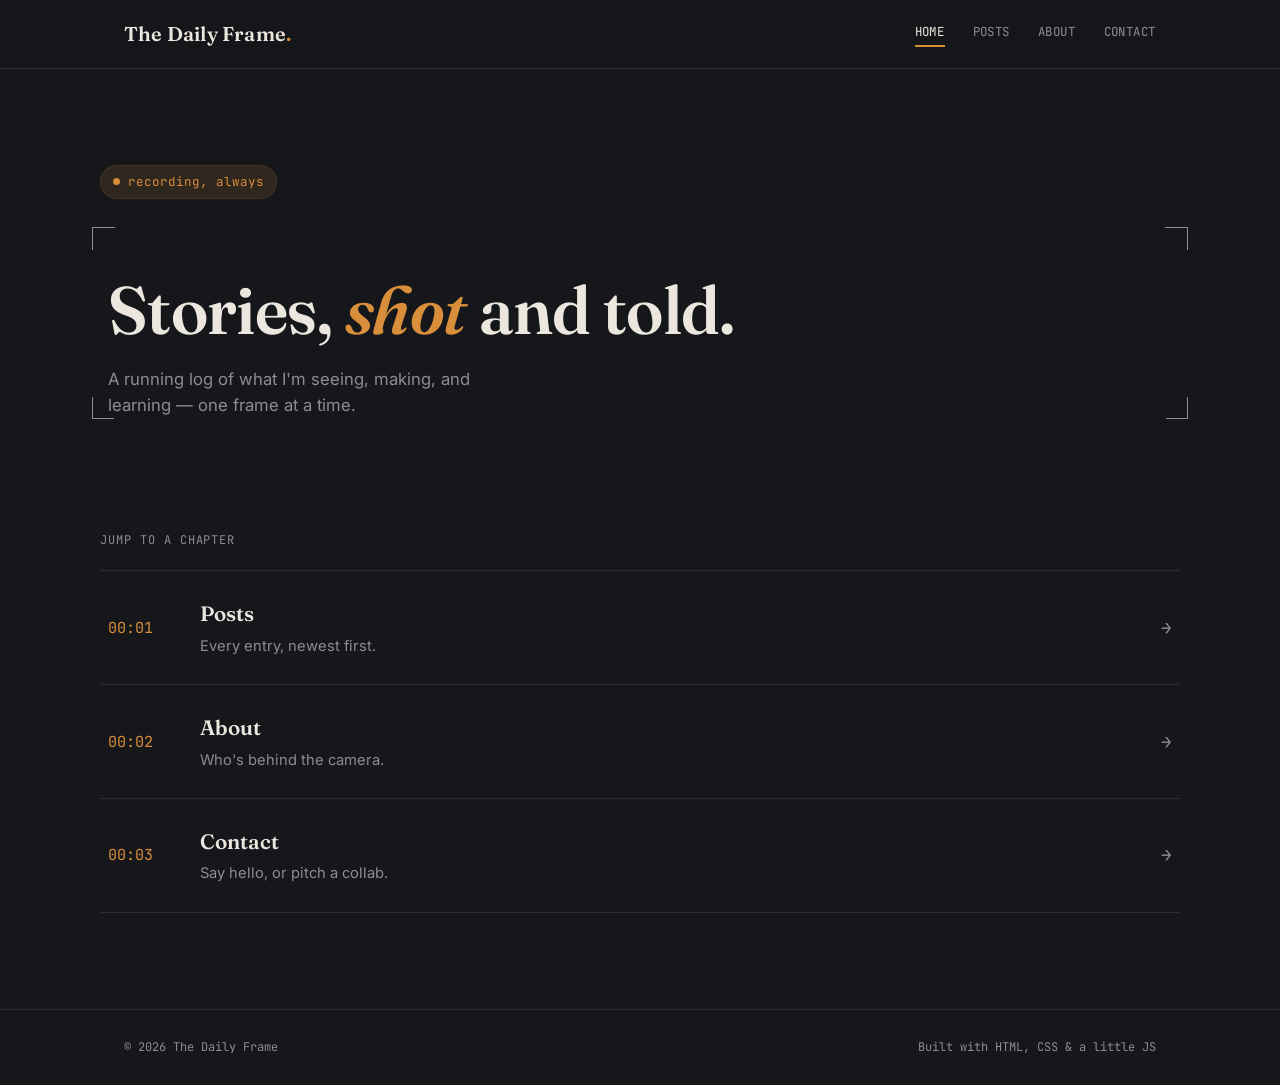
<file: index.html>
<!DOCTYPE html>
<html lang="en">
<head>
  <meta charset="UTF-8" />
  <meta name="viewport" content="width=device-width, initial-scale=1.0" />
  <title>The Daily Frame — Home</title>
  <link rel="preconnect" href="https://fonts.googleapis.com" />
  <link href="https://fonts.googleapis.com/css2?family=Fraunces:ital,wght@0,500;0,600;1,500&family=Inter:wght@400;500&family=JetBrains+Mono:wght@400;500&display=swap" rel="stylesheet" />
  <link rel="stylesheet" href="style.css" />
</head>
<body>

  <header class="site-header">
    <div class="shell">
      <a href="index.html" class="brand">The Daily Frame<span class="dot">.</span></a>
      <nav class="main-nav" aria-label="Main">
        <a href="index.html" aria-current="page">Home</a>
        <a href="posts.html">Posts</a>
        <a href="about.html">About</a>
        <a href="contact.html">Contact</a>
      </nav>
    </div>
  </header>

  <main>
    <section class="hero shell">
      <span class="rec-badge"><span class="rec-dot"></span> recording, always</span>

      <div class="viewfinder">
        <span class="corner-tl"></span>
        <span class="corner-br"></span>
        <h1>Stories, <em>shot</em> and told.</h1>
        <p>A running log of what I'm seeing, making, and learning — one frame at a time.</p>
      </div>
    </section>

    <section class="chapters shell">
      <p class="chapters-label">Jump to a chapter</p>
      <div class="chapter-list">

        <a class="chapter-card" href="posts.html">
          <span class="chapter-time">00:01</span>
          <span class="chapter-text">
            <h3>Posts</h3>
            <p>Every entry, newest first.</p>
          </span>
          <span class="chapter-arrow">→</span>
        </a>

        <a class="chapter-card" href="about.html">
          <span class="chapter-time">00:02</span>
          <span class="chapter-text">
            <h3>About</h3>
            <p>Who's behind the camera.</p>
          </span>
          <span class="chapter-arrow">→</span>
        </a>

        <a class="chapter-card" href="contact.html">
          <span class="chapter-time">00:03</span>
          <span class="chapter-text">
            <h3>Contact</h3>
            <p>Say hello, or pitch a collab.</p>
          </span>
          <span class="chapter-arrow">→</span>
        </a>

      </div>
    </section>
  </main>

  <footer class="site-footer">
    <div class="shell">
      <span>© 2026 The Daily Frame</span>
      <span>Built with HTML, CSS &amp; a little JS</span>
    </div>
  </footer>

</body>
</html>
</file>
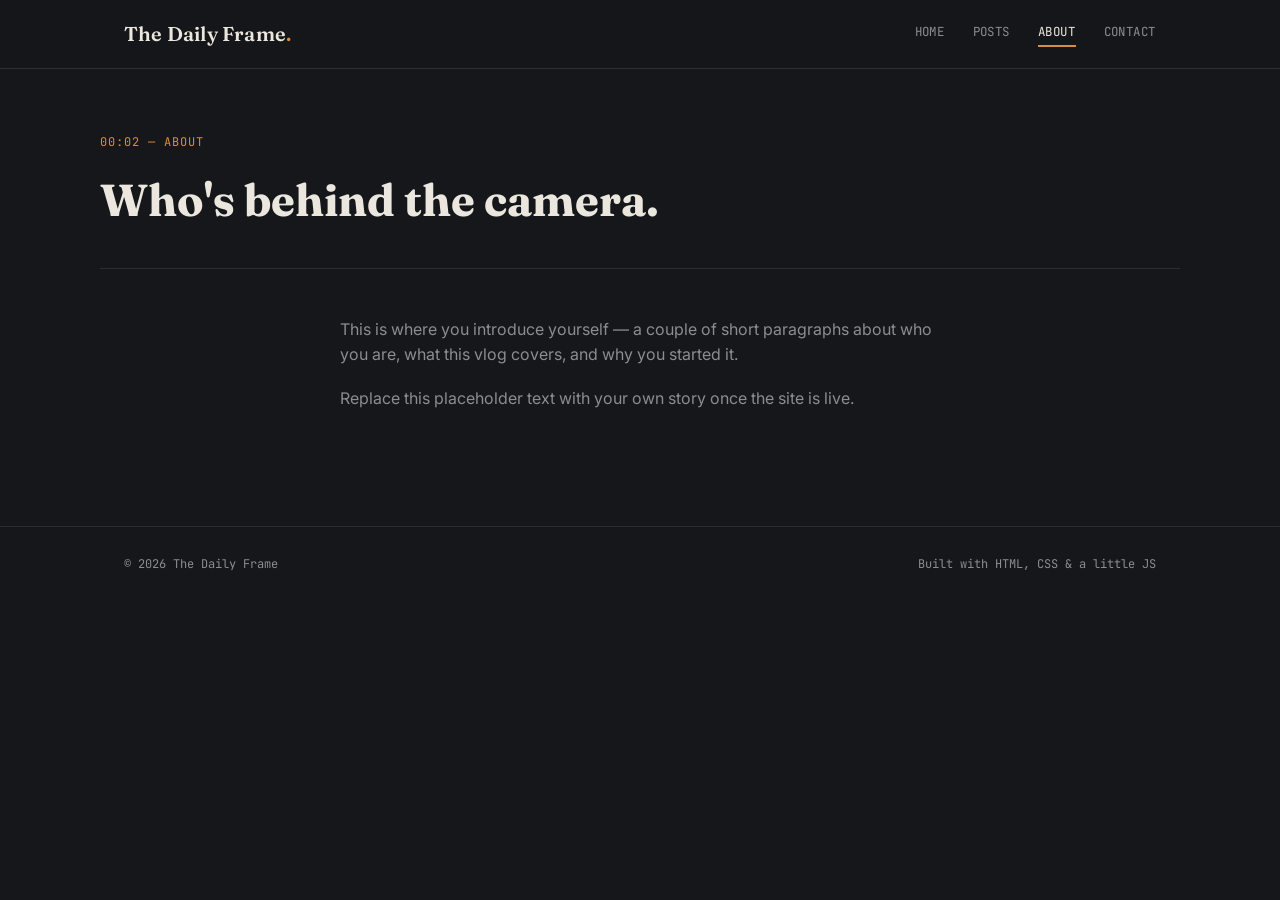
<file: about[1].html>
<!DOCTYPE html>
<html lang="en">
<head>
  <meta charset="UTF-8" />
  <meta name="viewport" content="width=device-width, initial-scale=1.0" />
  <title>The Daily Frame — About</title>
  <link rel="preconnect" href="https://fonts.googleapis.com" />
  <link href="https://fonts.googleapis.com/css2?family=Fraunces:ital,wght@0,500;0,600;1,500&family=Inter:wght@400;500&family=JetBrains+Mono:wght@400;500&display=swap" rel="stylesheet" />
  <link rel="stylesheet" href="style.css" />
</head>
<body>

  <header class="site-header">
    <div class="shell">
      <a href="index.html" class="brand">The Daily Frame<span class="dot">.</span></a>
      <nav class="main-nav" aria-label="Main">
        <a href="index.html">Home</a>
        <a href="posts.html">Posts</a>
        <a href="about.html" aria-current="page">About</a>
        <a href="contact.html">Contact</a>
      </nav>
    </div>
  </header>

  <main>
    <section class="page-header shell">
      <p class="eyebrow">00:02 — About</p>
      <h1>Who's behind the camera.</h1>
    </section>

    <section class="page-body shell">
      <p>This is where you introduce yourself — a couple of short paragraphs about who you are, what this vlog covers, and why you started it.</p>
      <p>Replace this placeholder text with your own story once the site is live.</p>
    </section>
  </main>

  <footer class="site-footer">
    <div class="shell">
      <span>© 2026 The Daily Frame</span>
      <span>Built with HTML, CSS &amp; a little JS</span>
    </div>
  </footer>

</body>
</html>
</file>
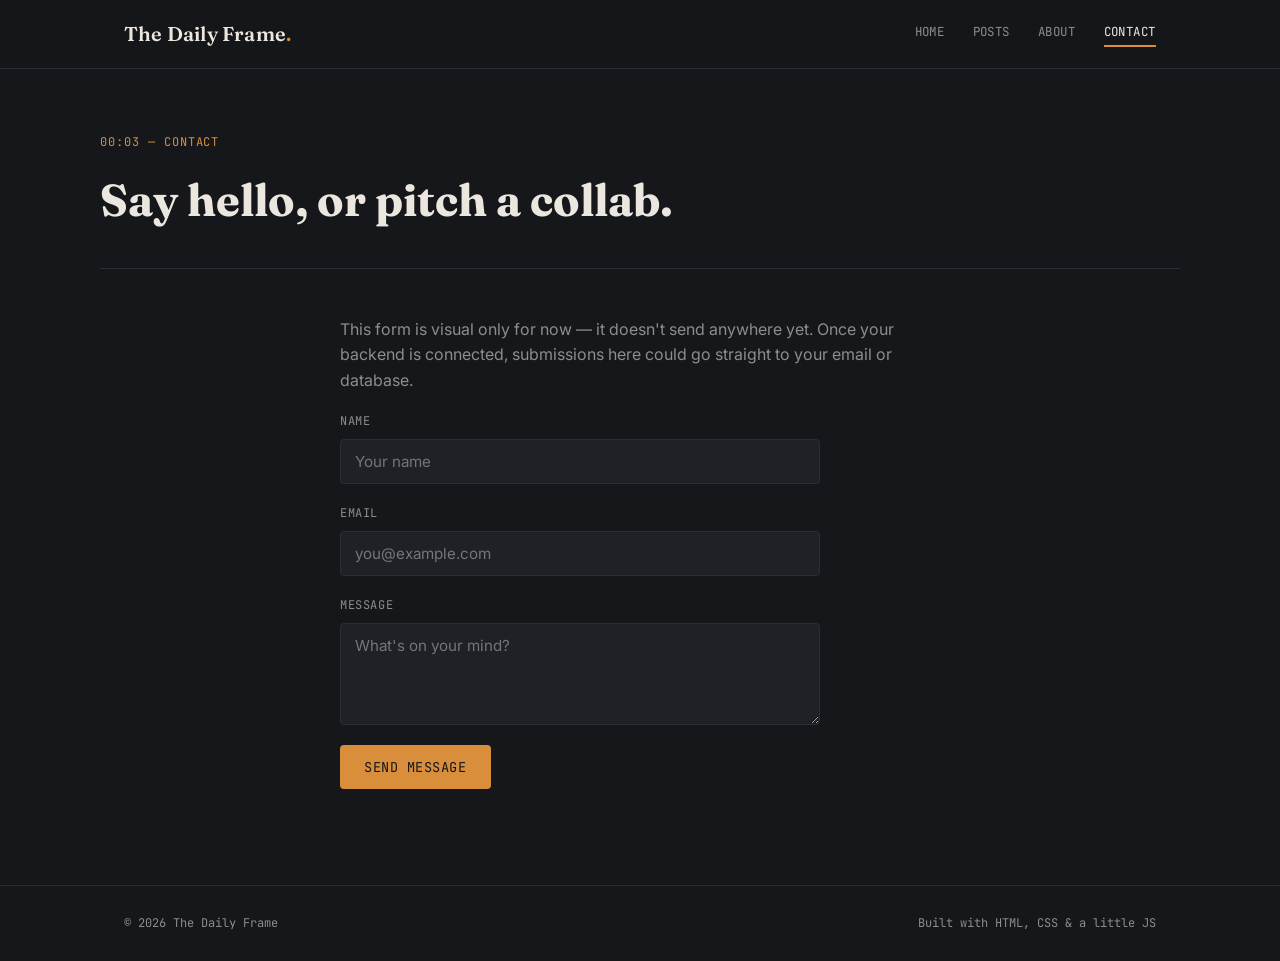
<file: contact[1].html>
<!DOCTYPE html>
<html lang="en">
<head>
  <meta charset="UTF-8" />
  <meta name="viewport" content="width=device-width, initial-scale=1.0" />
  <title>The Daily Frame — Contact</title>
  <link rel="preconnect" href="https://fonts.googleapis.com" />
  <link href="https://fonts.googleapis.com/css2?family=Fraunces:ital,wght@0,500;0,600;1,500&family=Inter:wght@400;500&family=JetBrains+Mono:wght@400;500&display=swap" rel="stylesheet" />
  <link rel="stylesheet" href="style.css" />
  <style>
    .field {
      margin-bottom: 20px;
      display: flex;
      flex-direction: column;
      gap: 8px;
      max-width: 480px;
    }
    .field label {
      font-family: var(--font-mono);
      font-size: 0.75rem;
      letter-spacing: 0.05em;
      text-transform: uppercase;
      color: var(--text-muted);
    }
    .field input,
    .field textarea {
      background: var(--surface);
      border: 1px solid var(--surface-line);
      border-radius: var(--radius);
      padding: 12px 14px;
      color: var(--text);
      font-family: var(--font-body);
      font-size: 0.95rem;
    }
    .field input:focus,
    .field textarea:focus {
      outline: 2px solid var(--accent);
      outline-offset: 1px;
    }
    .send-btn {
      font-family: var(--font-mono);
      font-size: 0.85rem;
      letter-spacing: 0.04em;
      text-transform: uppercase;
      background: var(--accent);
      color: var(--bg);
      border: none;
      border-radius: var(--radius);
      padding: 13px 24px;
      cursor: pointer;
      transition: opacity 0.2s ease;
    }
    .send-btn:hover {
      opacity: 0.85;
    }
  </style>
</head>
<body>

  <header class="site-header">
    <div class="shell">
      <a href="index.html" class="brand">The Daily Frame<span class="dot">.</span></a>
      <nav class="main-nav" aria-label="Main">
        <a href="index.html">Home</a>
        <a href="posts.html">Posts</a>
        <a href="about.html">About</a>
        <a href="contact.html" aria-current="page">Contact</a>
      </nav>
    </div>
  </header>

  <main>
    <section class="page-header shell">
      <p class="eyebrow">00:03 — Contact</p>
      <h1>Say hello, or pitch a collab.</h1>
    </section>

    <section class="page-body shell">
      <p>This form is visual only for now — it doesn't send anywhere yet. Once your backend is connected, submissions here could go straight to your email or database.</p>

      <form id="contact-form" onsubmit="return false;">
        <div class="field">
          <label for="name">Name</label>
          <input id="name" name="name" type="text" placeholder="Your name" />
        </div>
        <div class="field">
          <label for="email">Email</label>
          <input id="email" name="email" type="email" placeholder="you@example.com" />
        </div>
        <div class="field">
          <label for="message">Message</label>
          <textarea id="message" name="message" rows="4" placeholder="What's on your mind?"></textarea>
        </div>
        <button class="send-btn" type="submit">Send message</button>
      </form>
    </section>
  </main>

  <footer class="site-footer">
    <div class="shell">
      <span>© 2026 The Daily Frame</span>
      <span>Built with HTML, CSS &amp; a little JS</span>
    </div>
  </footer>

</body>
</html>
</file>
<file: style.css>
/* ============================================
   THE DAILY FRAME — design tokens
   Rename "The Daily Frame" anywhere you see it
   to your own vlog's name.
   ============================================ */

:root {
  --bg: #15171a;
  --surface: #1e2125;
  --surface-line: #2a2e33;
  --text: #ece7de;
  --text-muted: #8b8d8f;
  --accent: #d98e3b;
  --accent-soft: #d98e3b22;
  --teal: #4f7068;

  --font-display: "Fraunces", serif;
  --font-body: "Inter", sans-serif;
  --font-mono: "JetBrains Mono", monospace;

  --radius: 4px;
}

* {
  box-sizing: border-box;
}

html {
  scroll-behavior: smooth;
}

body {
  margin: 0;
  background: var(--bg);
  color: var(--text);
  font-family: var(--font-body);
  line-height: 1.6;
  -webkit-font-smoothing: antialiased;
}

a {
  color: inherit;
  text-decoration: none;
}

img {
  max-width: 100%;
  display: block;
}

/* ---------- Layout shell ---------- */

.shell {
  max-width: 1080px;
  margin: 0 auto;
  padding: 0 24px;
}

/* ---------- Header / nav ---------- */

.site-header {
  border-bottom: 1px solid var(--surface-line);
  position: sticky;
  top: 0;
  background: rgba(21, 23, 26, 0.92);
  backdrop-filter: blur(6px);
  z-index: 10;
}

.site-header .shell {
  display: flex;
  align-items: center;
  justify-content: space-between;
  padding-top: 18px;
  padding-bottom: 18px;
}

.brand {
  font-family: var(--font-display);
  font-size: 1.25rem;
  font-weight: 600;
  letter-spacing: 0.01em;
}

.brand .dot {
  color: var(--accent);
}

.main-nav {
  display: flex;
  gap: 28px;
  font-family: var(--font-mono);
  font-size: 0.78rem;
  letter-spacing: 0.04em;
  text-transform: uppercase;
}

.main-nav a {
  color: var(--text-muted);
  position: relative;
  padding-bottom: 4px;
  transition: color 0.2s ease;
}

.main-nav a:hover,
.main-nav a:focus-visible,
.main-nav a[aria-current="page"] {
  color: var(--text);
}

.main-nav a[aria-current="page"]::after {
  content: "";
  position: absolute;
  left: 0;
  right: 0;
  bottom: -1px;
  height: 2px;
  background: var(--accent);
}

/* ---------- Hero ---------- */

.hero {
  padding: 96px 0 72px;
  position: relative;
}

.rec-badge {
  display: inline-flex;
  align-items: center;
  gap: 8px;
  font-family: var(--font-mono);
  font-size: 0.78rem;
  letter-spacing: 0.08em;
  color: var(--accent);
  border: 1px solid var(--accent-soft);
  background: var(--accent-soft);
  padding: 6px 12px;
  border-radius: 999px;
  margin-bottom: 28px;
}

.rec-dot {
  width: 7px;
  height: 7px;
  border-radius: 50%;
  background: var(--accent);
  animation: pulse 1.6s ease-in-out infinite;
}

@keyframes pulse {
  0%, 100% { opacity: 1; }
  50% { opacity: 0.25; }
}

.viewfinder {
  position: relative;
  padding: 48px 8px 16px;
}

.viewfinder::before,
.viewfinder::after,
.corner-tl,
.corner-br {
  content: "";
  position: absolute;
  width: 22px;
  height: 22px;
  border-color: var(--text-muted);
}

.viewfinder::before {
  top: 0;
  left: -8px;
  border-top: 1px solid var(--text-muted);
  border-left: 1px solid var(--text-muted);
}

.viewfinder::after {
  top: 0;
  right: -8px;
  border-top: 1px solid var(--text-muted);
  border-right: 1px solid var(--text-muted);
}

.corner-tl,
.corner-br {
  bottom: 16px;
}

.corner-tl {
  left: -8px;
  border-bottom: 1px solid var(--text-muted);
  border-left: 1px solid var(--text-muted);
}

.corner-br {
  right: -8px;
  border-bottom: 1px solid var(--text-muted);
  border-right: 1px solid var(--text-muted);
}

.hero h1 {
  font-family: var(--font-display);
  font-weight: 600;
  font-size: clamp(2.4rem, 6vw, 4.2rem);
  line-height: 1.05;
  letter-spacing: -0.01em;
  margin: 0 0 20px;
  max-width: 16ch;
}

.hero h1 em {
  font-style: italic;
  color: var(--accent);
}

.hero p {
  color: var(--text-muted);
  font-size: 1.05rem;
  max-width: 38ch;
  margin: 0;
}

/* ---------- Chapter nav cards ---------- */

.chapters {
  padding: 24px 0 96px;
}

.chapters-label {
  font-family: var(--font-mono);
  font-size: 0.75rem;
  letter-spacing: 0.08em;
  text-transform: uppercase;
  color: var(--text-muted);
  margin: 0 0 20px;
}

.chapter-list {
  display: flex;
  flex-direction: column;
  border-top: 1px solid var(--surface-line);
}

.chapter-card {
  display: flex;
  align-items: center;
  gap: 28px;
  padding: 26px 8px;
  border-bottom: 1px solid var(--surface-line);
  transition: background 0.2s ease, padding-left 0.2s ease;
}

.chapter-card:hover,
.chapter-card:focus-visible {
  background: var(--surface);
  padding-left: 16px;
}

.chapter-time {
  font-family: var(--font-mono);
  font-size: 0.95rem;
  color: var(--accent);
  width: 64px;
  flex-shrink: 0;
}

.chapter-text {
  flex: 1;
}

.chapter-text h3 {
  margin: 0 0 4px;
  font-family: var(--font-display);
  font-size: 1.3rem;
  font-weight: 600;
}

.chapter-text p {
  margin: 0;
  color: var(--text-muted);
  font-size: 0.92rem;
}

.chapter-arrow {
  font-family: var(--font-mono);
  color: var(--text-muted);
  font-size: 1.1rem;
  transition: transform 0.2s ease, color 0.2s ease;
}

.chapter-card:hover .chapter-arrow {
  transform: translateX(4px);
  color: var(--accent);
}

/* ---------- Generic page header (sub-pages) ---------- */

.page-header {
  padding: 64px 0 32px;
  border-bottom: 1px solid var(--surface-line);
}

.page-header .eyebrow {
  font-family: var(--font-mono);
  font-size: 0.75rem;
  letter-spacing: 0.08em;
  text-transform: uppercase;
  color: var(--accent);
  margin: 0 0 12px;
}

.page-header h1 {
  font-family: var(--font-display);
  font-size: clamp(2rem, 4vw, 2.8rem);
  margin: 0;
}

.page-body {
  padding: 48px 0 96px;
  color: var(--text-muted);
  max-width: 60ch;
}

.page-body p {
  margin: 0 0 18px;
}

/* ---------- Footer ---------- */

.site-footer {
  border-top: 1px solid var(--surface-line);
  padding: 28px 0;
  font-family: var(--font-mono);
  font-size: 0.75rem;
  color: var(--text-muted);
}

.site-footer .shell {
  display: flex;
  justify-content: space-between;
  flex-wrap: wrap;
  gap: 8px;
}

/* ---------- Mobile ---------- */

@media (max-width: 640px) {
  .main-nav {
    gap: 16px;
  }
  .chapter-card {
    gap: 16px;
  }
  .chapter-time {
    width: 48px;
    font-size: 0.8rem;
  }
}

@media (prefers-reduced-motion: reduce) {
  .rec-dot {
    animation: none;
  }
  html {
    scroll-behavior: auto;
  }
}
</file>
